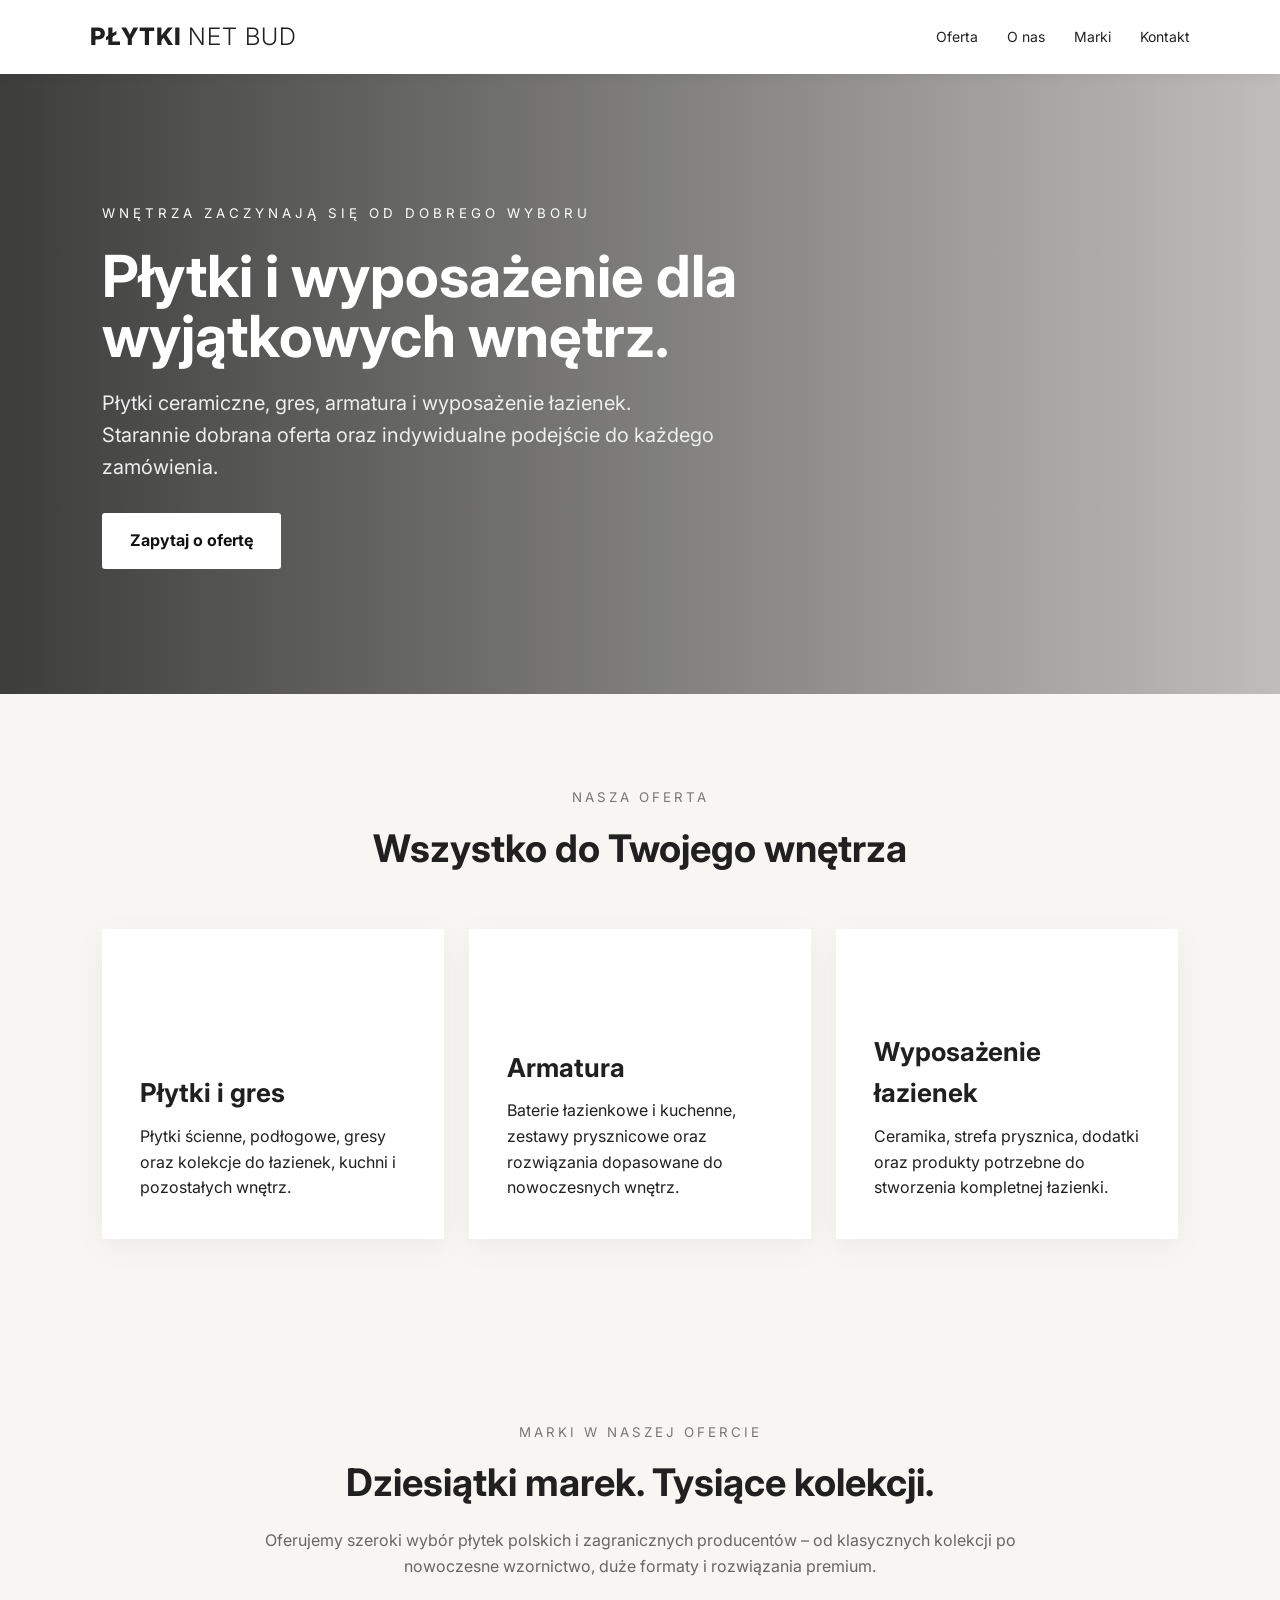
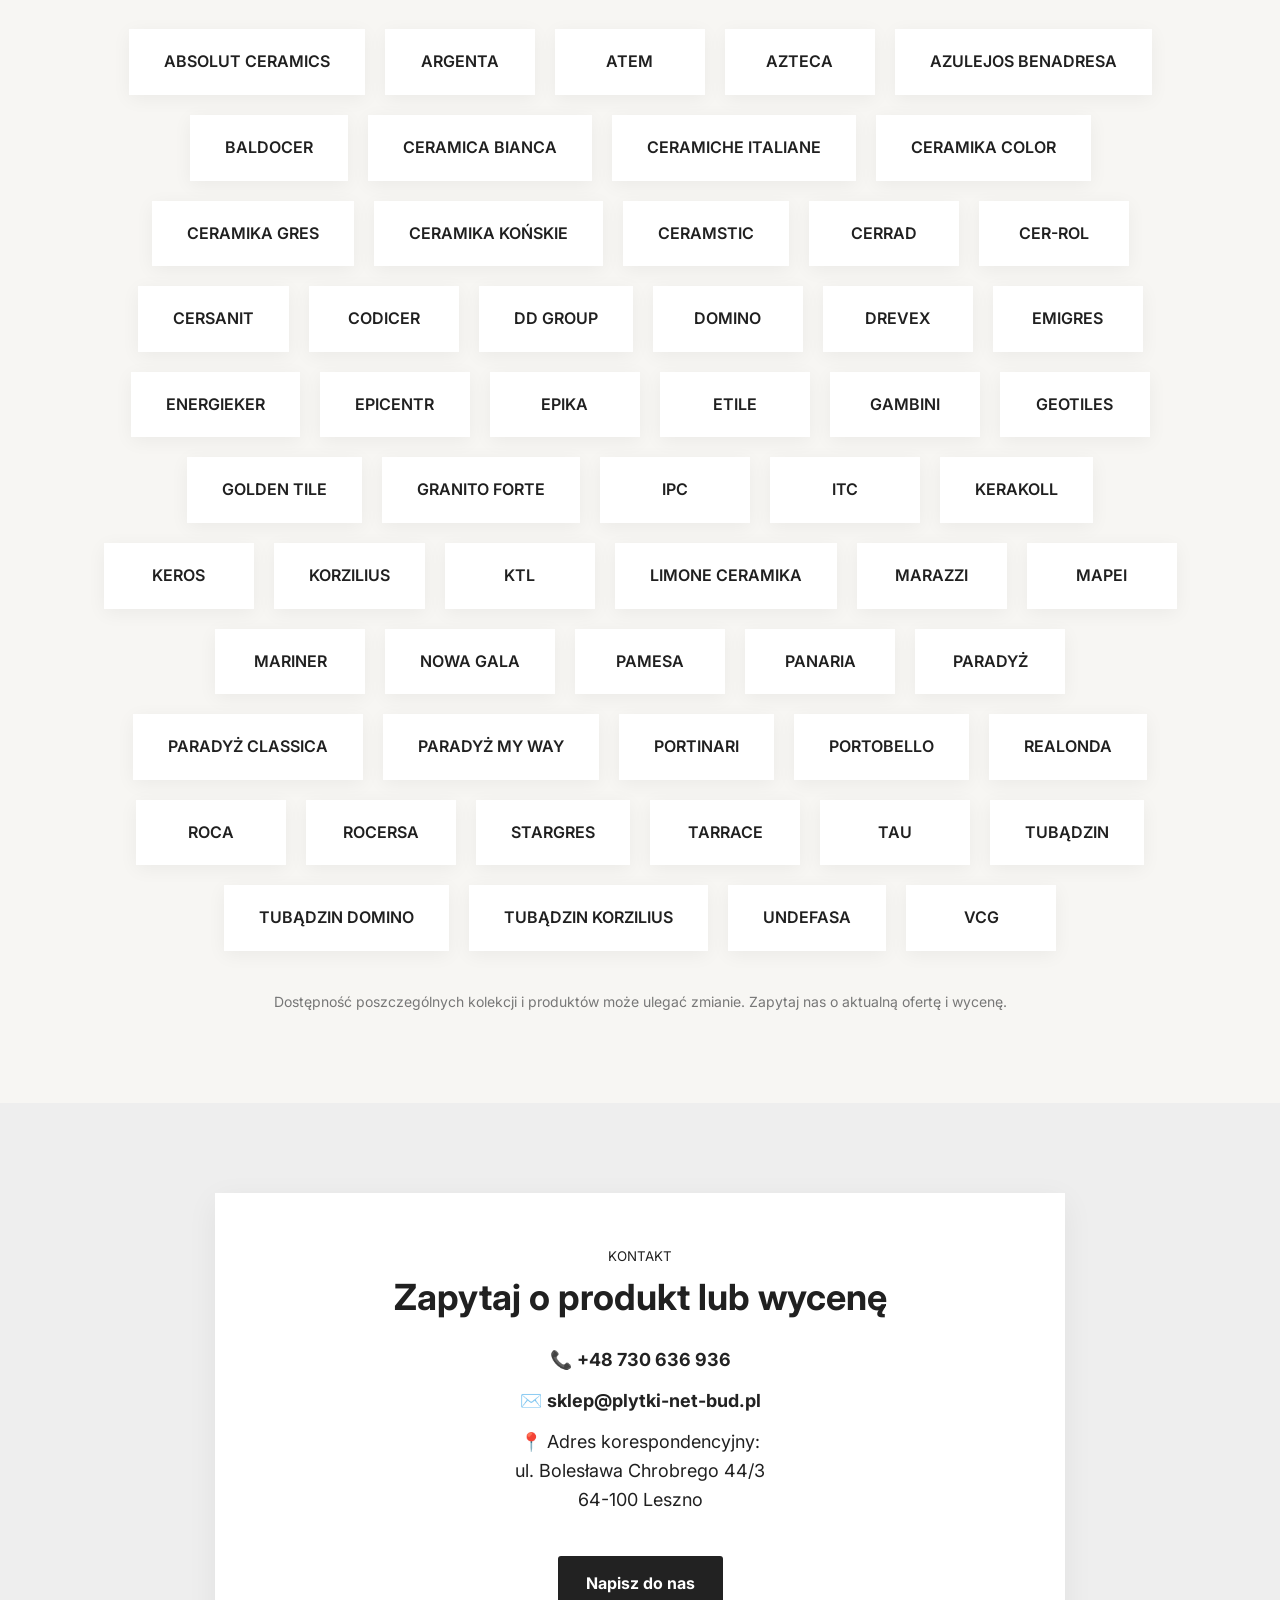
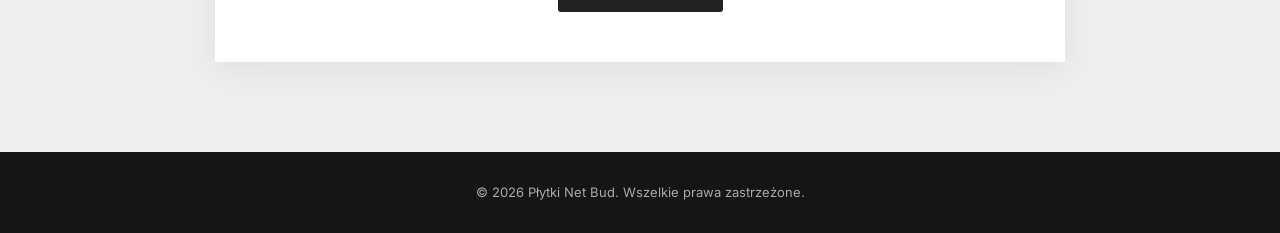
<file: index.html>
<!DOCTYPE html>
<html lang="pl">
<head>
<meta charset="UTF-8">
<meta name="viewport" content="width=device-width, initial-scale=1.0">
<title>Płytki Net Bud | Płytki, armatura i wyposażenie łazienek</title>
<meta name="description" content="Płytki Net Bud – płytki ceramiczne, gres, armatura i wyposażenie łazienek. Sprzedaż internetowa i indywidualne wyceny.">
<link rel="preconnect" href="https://fonts.googleapis.com">
<link rel="preconnect" href="https://fonts.gstatic.com" crossorigin>
<link href="https://fonts.googleapis.com/css2?family=Inter:wght@400;500;600;700&display=swap" rel="stylesheet">
<style>
*{box-sizing:border-box;margin:0;padding:0}
html{scroll-behavior:smooth}
body{
   font-family:'Inter',Arial,sans-serif;
    color:#202020;
    background:#f7f6f3;
    line-height:1.6
}
nav{
    background:#fff;
    padding:18px 7%;
    display:flex;
    justify-content:space-between;
    align-items:center;
    position:sticky;
    top:0;
    z-index:100;
    box-shadow:0 2px 12px rgba(0,0,0,.06)
}
.logo{font-size:24px;font-weight:800;letter-spacing:1px}
.logo span{font-weight:300}
nav a{color:#222;text-decoration:none;margin-left:25px;font-size:14px}
.hero{
    min-height:620px;
    display:flex;
    align-items:center;
    padding:80px 8%;
    background:
      linear-gradient(90deg,rgba(20,20,20,.82),rgba(20,20,20,.25)),
      url('https://images.unsplash.com/photo-1600566753086-00f18fb6b3ea?auto=format&fit=crop&w=2000&q=85') center/cover;
    color:white
}
.hero-content{max-width:720px}
.hero small{letter-spacing:4px;text-transform:uppercase}
.hero h1{font-size:58px;line-height:1.05;margin:20px 0}
.hero p{font-size:20px;max-width:620px;color:#eee}
.btn{
    display:inline-block;
    margin-top:30px;
    padding:15px 28px;
    background:#fff;
    color:#111;
    text-decoration:none;
    font-weight:bold;
    border-radius:3px
}
section{padding:90px 8%}
.heading{text-align:center;margin-bottom:50px}
.heading small{letter-spacing:3px;color:#777}
.heading h2{font-size:38px;margin-top:8px}
.grid{
    display:grid;
    grid-template-columns:repeat(3,1fr);
    gap:25px
}
.card{
    background:white;
    min-height:310px;
    padding:38px;
    display:flex;
    flex-direction:column;
    justify-content:flex-end;
    box-shadow:0 8px 30px rgba(0,0,0,.05)
}
.card h3{font-size:26px;margin-bottom:10px}
.about{background:#222;color:white}
.about-wrap{
    max-width:1000px;
    margin:auto;
    text-align:center
}
.about h2{font-size:40px;margin-bottom:25px}
.about p{font-size:18px;color:#ddd}
.brands{text-align:center}
.brand-list{
    display:flex;
    flex-wrap:wrap;
    justify-content:center;
    gap:20px;
    margin-top:35px
}
.brand{
    background:white;
    padding:20px 35px;
    min-width:150px;
    font-weight:600;
    box-shadow:0 4px 18px rgba(0,0,0,.05);
    color:#202020;
    text-decoration:none;
    cursor:pointer;
    transition:transform .2s ease, box-shadow .2s ease;
}

.brand:hover{
    transform:translateY(-3px);
    box-shadow:0 8px 24px rgba(0,0,0,.10);
}
.contact{background:#eee}
.contact-box{
    max-width:850px;
    margin:auto;
    background:white;
    padding:50px;
    text-align:center;
    box-shadow:0 8px 30px rgba(0,0,0,.06)
}
.contact h2{font-size:36px;margin-bottom:20px}
.contact a{color:#222;font-weight:bold;text-decoration:none}
.contact-line{margin:12px 0;font-size:18px}
footer{
    background:#151515;
    color:#aaa;
    text-align:center;
    padding:30px;
    font-size:13px
}
@media(max-width:800px){
    nav .links{display:none}
    .hero{min-height:520px}
    .hero h1{font-size:40px}
    .grid{grid-template-columns:1fr}
    section{padding:65px 6%}
    .contact-box{padding:35px 20px}
}
</style>
</head>

<body>

<nav>
<div class="logo">PŁYTKI <span>NET BUD</span></div>
<div class="links">
<a href="#oferta">Oferta</a>
<a href="#o-nas">O nas</a>
<a href="#marki">Marki</a>
<a href="#kontakt">Kontakt</a>
</div>
</nav>

<header class="hero">
<div class="hero-content">
<small>Wnętrza zaczynają się od dobrego wyboru</small>
<h1>Płytki i wyposażenie dla wyjątkowych wnętrz.</h1>
<p>
Płytki ceramiczne, gres, armatura i wyposażenie łazienek.
Starannie dobrana oferta oraz indywidualne podejście do każdego zamówienia.
</p>
<a class="btn" href="#kontakt">Zapytaj o ofertę</a>
</div>
</header>

<section id="oferta">
<div class="heading">
<small>NASZA OFERTA</small>
<h2>Wszystko do Twojego wnętrza</h2>
</div>

<div class="grid">
<div class="card">
<h3>Płytki i gres</h3>
<p>Płytki ścienne, podłogowe, gresy oraz kolekcje do łazienek, kuchni i pozostałych wnętrz.</p>
</div>

<div class="card">
<h3>Armatura</h3>
<p>Baterie łazienkowe i kuchenne, zestawy prysznicowe oraz rozwiązania dopasowane do nowoczesnych wnętrz.</p>
</div>

<div class="card">
<h3>Wyposażenie łazienek</h3>
<p>Ceramika, strefa prysznica, dodatki oraz produkty potrzebne do stworzenia kompletnej łazienki.</p>
</div>
</div>
</section>

<section class="brands" id="marki">
<div class="heading">
<small>MARKI W NASZEJ OFERCIE</small>
<h2>Dziesiątki marek. Tysiące kolekcji.</h2>
<p style="max-width:800px;margin:15px auto 0;color:#666;">
Oferujemy szeroki wybór płytek polskich i zagranicznych producentów –
od klasycznych kolekcji po nowoczesne wzornictwo, duże formaty
i rozwiązania premium.
</p>
</div>

<div class="brand-list">

<div class="brand">ABSOLUT CERAMICS</div>
<div class="brand">ARGENTA</div>
<div class="brand">ATEM</div>
<div class="brand">AZTECA</div>
<div class="brand">AZULEJOS BENADRESA</div>
<div class="brand">BALDOCER</div>

<div class="brand">CERAMICA BIANCA</div>
<div class="brand">CERAMICHE ITALIANE</div>
<div class="brand">CERAMIKA COLOR</div>
<div class="brand">CERAMIKA GRES</div>
<div class="brand">CERAMIKA KOŃSKIE</div>
<div class="brand">CERAMSTIC</div>

<div class="brand">CERRAD</div>
<div class="brand">CER-ROL</div>
<div class="brand">CERSANIT</div>
<div class="brand">CODICER</div>
<div class="brand">DD GROUP</div>
<div class="brand">DOMINO</div>

<div class="brand">DREVEX</div>
<div class="brand">EMIGRES</div>
<div class="brand">ENERGIEKER</div>
<div class="brand">EPICENTR</div>
<div class="brand">EPIKA</div>
<div class="brand">ETILE</div>

<div class="brand">GAMBINI</div>
<div class="brand">GEOTILES</div>
<div class="brand">GOLDEN TILE</div>
<div class="brand">GRANITO FORTE</div>
<div class="brand">IPC</div>
<div class="brand">ITC</div>

<div class="brand">KERAKOLL</div>
<div class="brand">KEROS</div>
<div class="brand">KORZILIUS</div>
<div class="brand">KTL</div>
<div class="brand">LIMONE CERAMIKA</div>
<div class="brand">MARAZZI</div>

<div class="brand">MAPEI</div>
<div class="brand">MARINER</div>
<div class="brand">NOWA GALA</div>
<div class="brand">PAMESA</div>
<div class="brand">PANARIA</div>

<div class="brand">PARADYŻ</div>
<div class="brand">PARADYŻ CLASSICA</div>
<div class="brand">PARADYŻ MY WAY</div>
<div class="brand">PORTINARI</div>
<div class="brand">PORTOBELLO</div>

<div class="brand">REALONDA</div>
<div class="brand">ROCA</div>
<div class="brand">ROCERSA</div>
<a class="brand" href="/?brand=STARGRES">STARGRES</a>
<div class="brand">TARRACE</div>

<div class="brand">TAU</div>
<div class="brand">TUBĄDZIN</div>
<div class="brand">TUBĄDZIN DOMINO</div>
<div class="brand">TUBĄDZIN KORZILIUS</div>
<div class="brand">UNDEFASA</div>
<div class="brand">VCG</div>

</div>

<p style="margin-top:40px;color:#777;font-size:14px;">
Dostępność poszczególnych kolekcji i produktów może ulegać zmianie.
Zapytaj nas o aktualną ofertę i wycenę.
</p>
</section>


<section class="contact" id="kontakt">
<div class="contact-box">
<small>KONTAKT</small>
<h2>Zapytaj o produkt lub wycenę</h2>

<div class="contact-line">
📞 <a href="tel:+48730636936">+48 730 636 936</a>
</div>

<div class="contact-line">
✉️ <a href="mailto:sklep@plytki-net-bud.pl">sklep@plytki-net-bud.pl</a>
</div>

<div class="contact-line">
📍 Adres korespondencyjny:<br>
ul. Bolesława Chrobrego 44/3<br>
64-100 Leszno
</div>

<a class="btn" style="background:#222;color:white" href="mailto:sklep@plytki-net-bud.pl">
Napisz do nas
</a>
</div>
</section>

<footer>
© 2026 Płytki Net Bud. Wszelkie prawa zastrzeżone.
</footer>

</body>
</html>
</file>
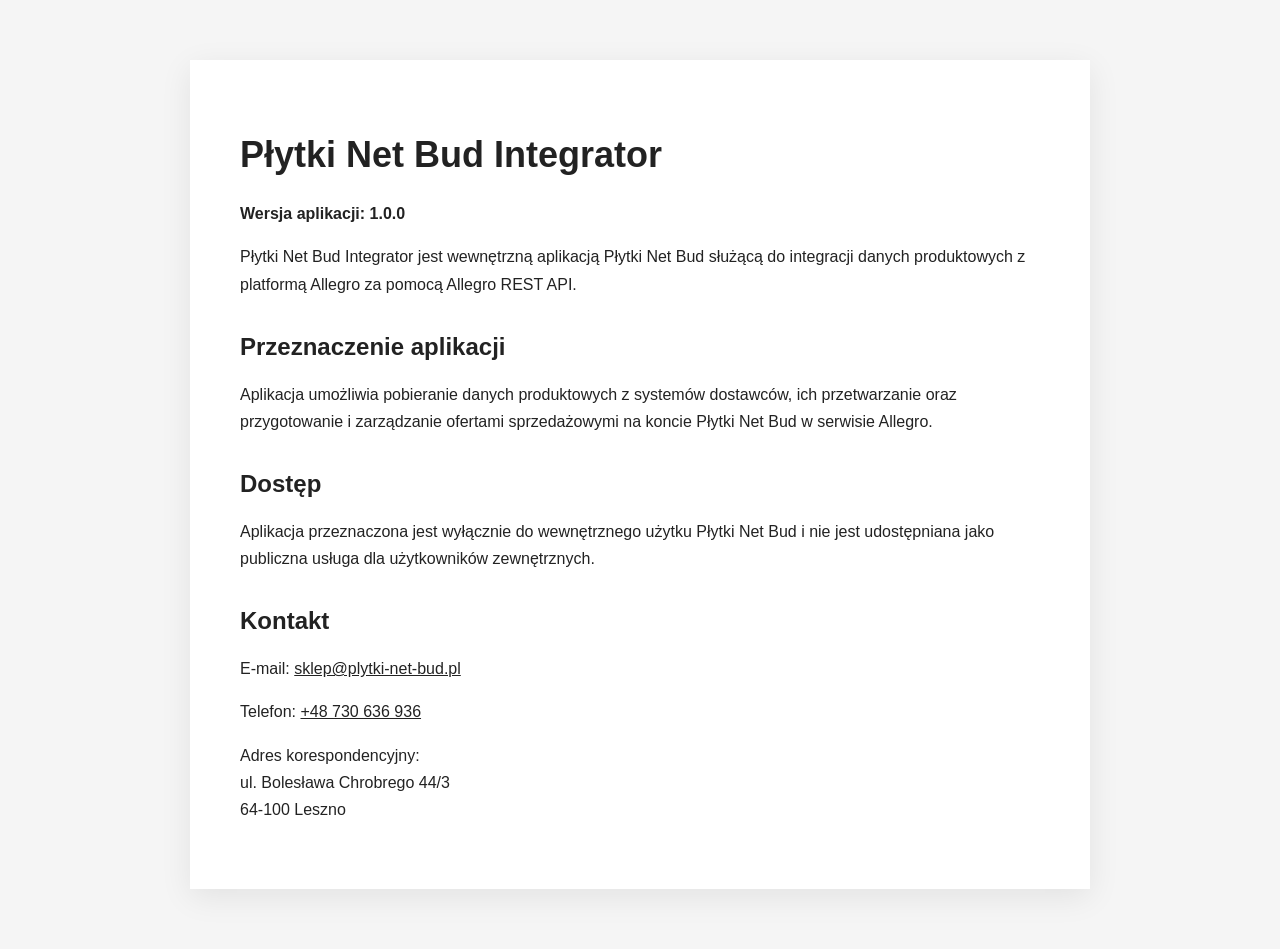
<file: integrator/index.html>
<!DOCTYPE html>
<html lang="pl">
<head>
<meta charset="UTF-8">
<meta name="viewport" content="width=device-width, initial-scale=1.0">
<title>Płytki Net Bud Integrator</title>
<style>
body{
font-family:Arial,sans-serif;
background:#f5f5f5;
color:#222;
margin:0;
padding:60px 20px;
}
.box{
max-width:800px;
margin:auto;
background:white;
padding:50px;
box-shadow:0 8px 30px rgba(0,0,0,.08);
}
h1{font-size:36px}
h2{margin-top:35px}
p{line-height:1.7}
a{color:#222}
</style>
</head>

<body>
<div class="box">

<h1>Płytki Net Bud Integrator</h1>

<p><strong>Wersja aplikacji: 1.0.0</strong></p>

<p>
Płytki Net Bud Integrator jest wewnętrzną aplikacją
Płytki Net Bud służącą do integracji danych produktowych
z platformą Allegro za pomocą Allegro REST API.
</p>

<h2>Przeznaczenie aplikacji</h2>

<p>
Aplikacja umożliwia pobieranie danych produktowych
z systemów dostawców, ich przetwarzanie oraz przygotowanie
i zarządzanie ofertami sprzedażowymi na koncie Płytki Net Bud
w serwisie Allegro.
</p>

<h2>Dostęp</h2>

<p>
Aplikacja przeznaczona jest wyłącznie do wewnętrznego
użytku Płytki Net Bud i nie jest udostępniana jako
publiczna usługa dla użytkowników zewnętrznych.
</p>

<h2>Kontakt</h2>

<p>
E-mail:
<a href="mailto:sklep@plytki-net-bud.pl">
sklep@plytki-net-bud.pl
</a>
</p>

<p>
Telefon:
<a href="tel:+48730636936">
+48 730 636 936
</a>
</p>

<p>
Adres korespondencyjny:<br>
ul. Bolesława Chrobrego 44/3<br>
64-100 Leszno
</p>

</div>
</body>
</html>
</file>
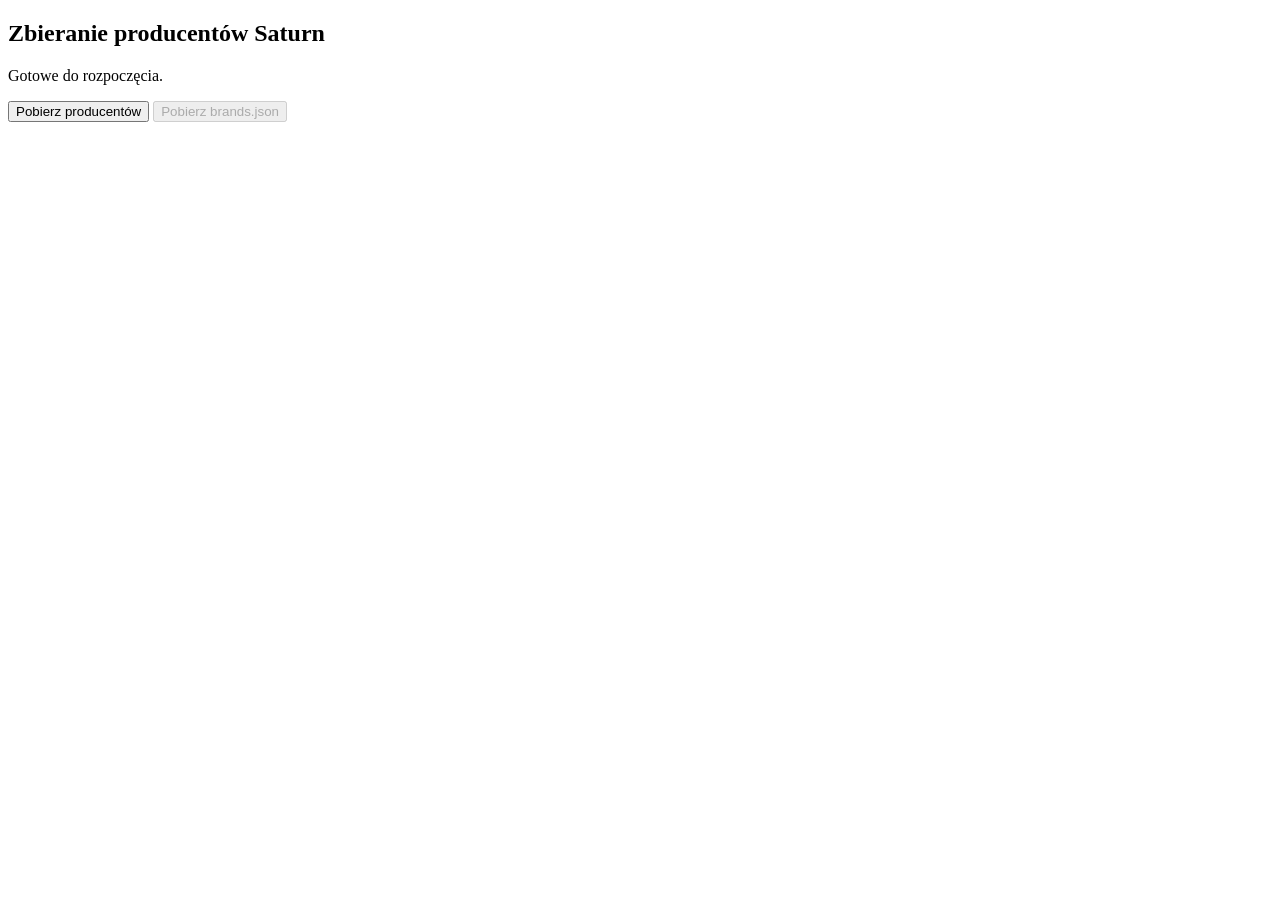
<file: shop/collect-brands.html>
<!DOCTYPE html>
<html lang="pl">
<head>
  <meta charset="UTF-8">
  <title>Zbieranie producentów Saturn</title>
</head>
<body>
  <h2>Zbieranie producentów Saturn</h2>
  <p id="status">Gotowe do rozpoczęcia.</p>
  <button id="start">Pobierz producentów</button>
  <button id="download" disabled>Pobierz brands.json</button>
  <pre id="result"></pre>

  <script>
    const startButton = document.querySelector("#start");
    const downloadButton = document.querySelector("#download");
    const status = document.querySelector("#status");
    const result = document.querySelector("#result");

    let collectedBrands = [];

    startButton.addEventListener("click", async () => {
      startButton.disabled = true;
      downloadButton.disabled = true;

      const brands = new Set();
      let page = 1;
      let finished = false;

      try {
        while (!finished) {
          status.textContent =
            "Pobieranie katalogu od strony " + page + "...";

          const response = await fetch(
            "/api/brands?page=" + page
          );

          const data = await response.json();

          if (!response.ok || !data.ok) {
            throw new Error(data.error || "Błąd pobierania");
          }

          for (const brand of data.brands || []) {
            brands.add(brand);
          }

          if (data.hasMore && data.nextPage > page) {
            page = data.nextPage;
          } else {
            finished = true;
          }

          await new Promise(resolve =>
            setTimeout(resolve, 500)
          );
        }

        collectedBrands = [...brands].sort((a, b) =>
          a.localeCompare(b, "pl")
        );

        result.textContent = collectedBrands.join("\n");

        status.textContent =
          "Gotowe! Znaleziono " +
          collectedBrands.length +
          " producentów.";

        downloadButton.disabled = false;
      } catch (error) {
        status.textContent = "Błąd: " + error.message;
        startButton.disabled = false;
      }
    });

    downloadButton.addEventListener("click", () => {
      const blob = new Blob(
        [JSON.stringify(collectedBrands, null, 2)],
        { type: "application/json" }
      );

      const link = document.createElement("a");
      link.href = URL.createObjectURL(blob);
      link.download = "brands.json";
      link.click();
      URL.revokeObjectURL(link.href);
    });
  </script>
</body>
</html>
</file>
